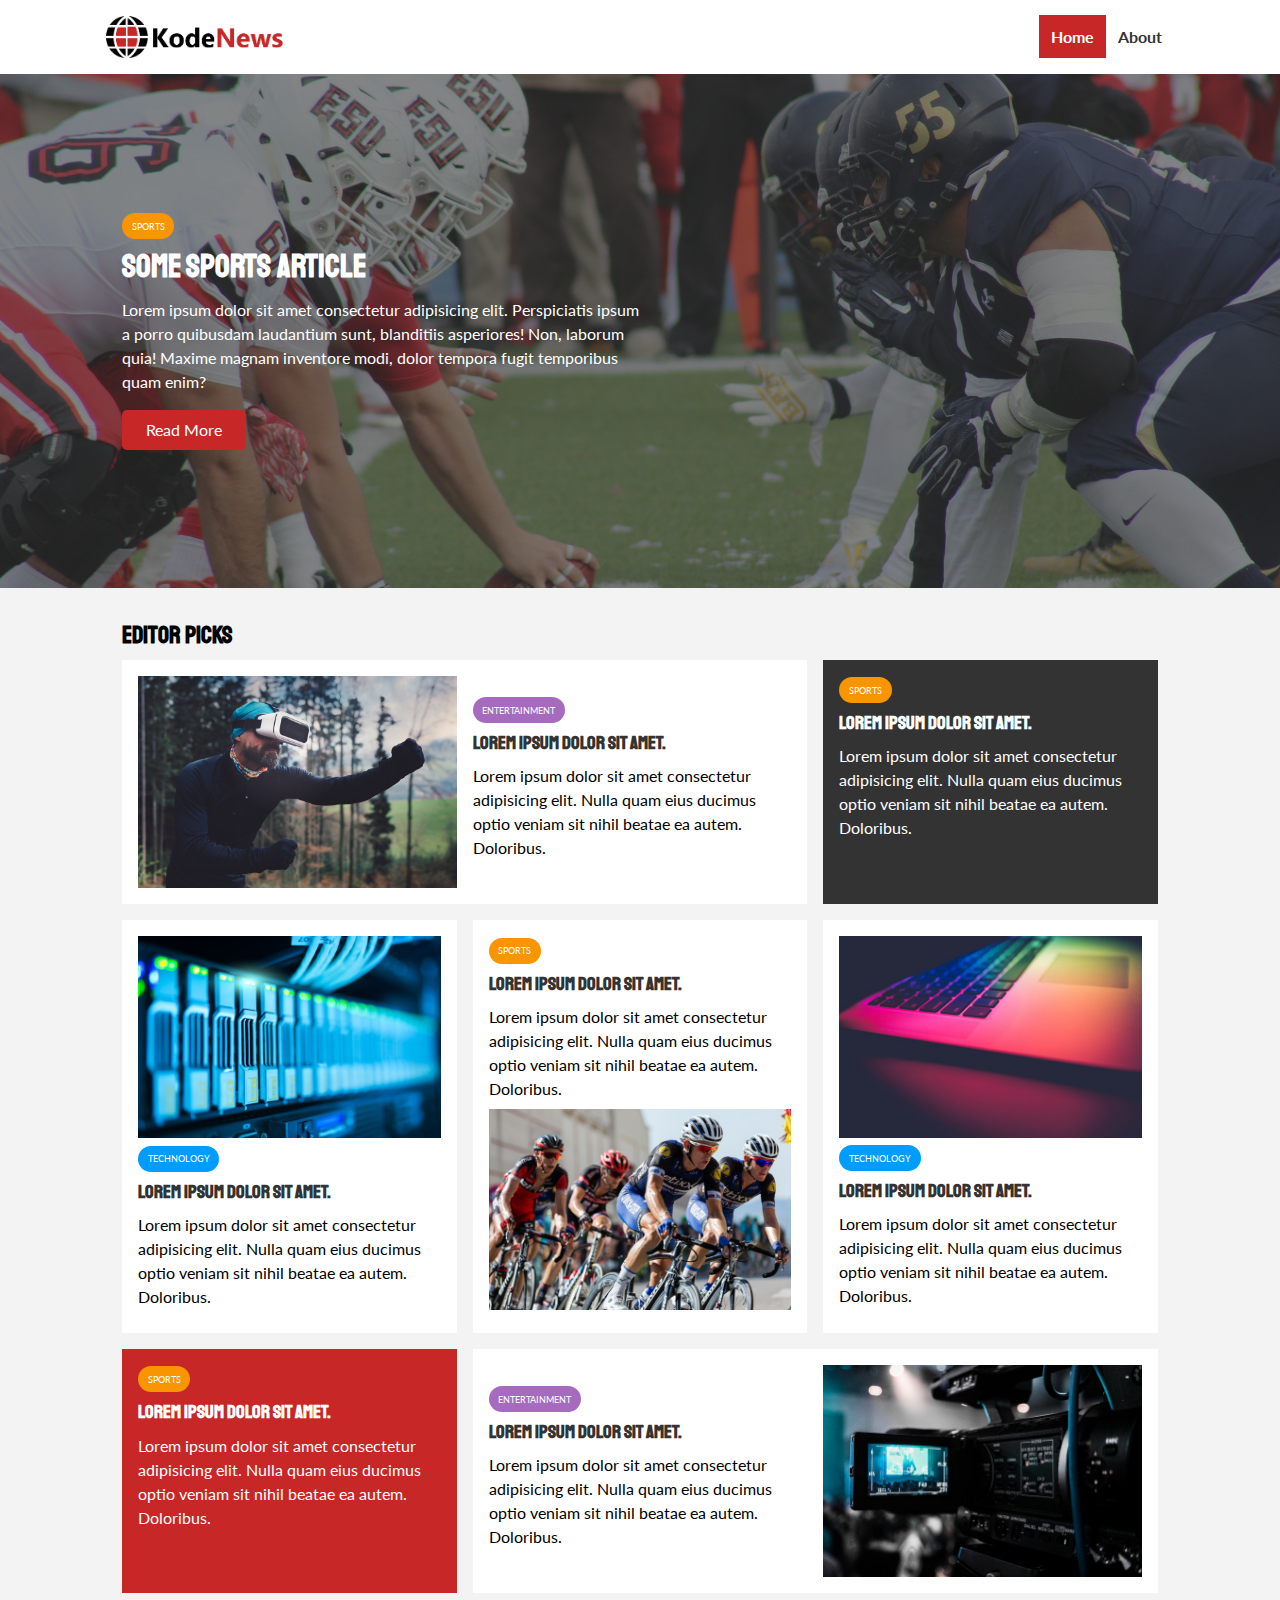
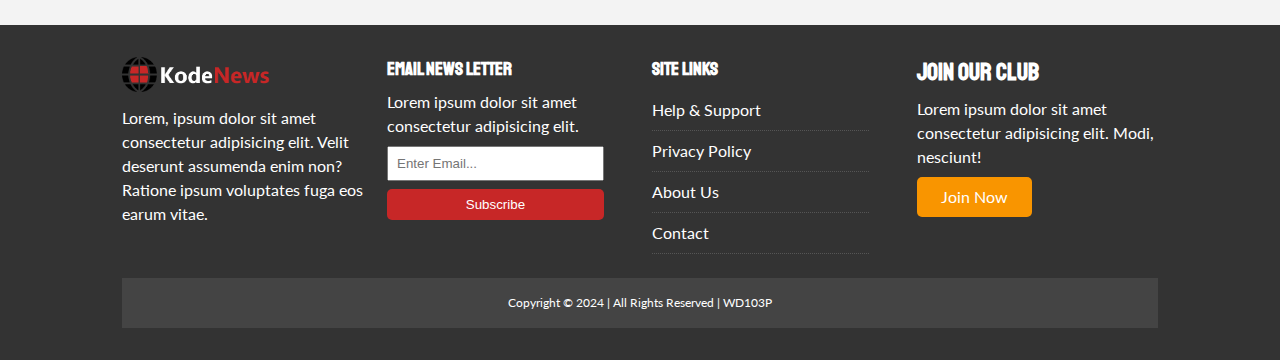
<file: index.html>
<!DOCTYPE html>
<html lang="en">
  <head>
    <meta charset="UTF-8" />
    <meta name="viewport" content="width=device-width, initial-scale=1.0" />
    <link
      rel="stylesheet"
      href="https://cdnjs.cloudflare.com/ajax/libs/font-awesome/6.5.2/css/all.min.css"
      integrity="sha512-SnH5WK+bZxgPHs44uWIX+LLJAJ9/2PkPKZ5QiAj6Ta86w+fsb2TkcmfRyVX3pBnMFcV7oQPJkl9QevSCWr3W6A=="
      crossorigin="anonymous"
      referrerpolicy="no-referrer"
    />
    <link
      href="https://fonts.googleapis.com/css?family=Lato|Staatliches"
      rel="stylesheet"
    />
    <link rel="stylesheet" href="./css/style.css" />
    <link
      rel="stylesheet"
      media="screen and (max-width: 768px)"
      href="./css/mobile.css"
    />
    <link rel="shortcut icon" href="favicon.ico" type="image/x-icon" />
    <title>KodeNews | Latest News</title>
  </head>
  <body>
    <nav id="main-nav">
      <div class="container">
        <img src="./img/logo.png" alt="KodeNews Logo" class="logo" />
        <div class="social">
          <a href="http://facebook.com" target="_blank"
            ><i class="fab fa-facebook fa-2x"></i
          ></a>
          <a href="http://twitter.com" target="_blank"
            ><i class="fab fa-twitter fa-2x"></i
          ></a>
          <a href="http://instagram.com" target="_blank"
            ><i class="fab fa-instagram fa-2x"></i
          ></a>
          <a href="http://youtube.com" target="_blank"
            ><i class="fab fa-youtube fa-2x"></i
          ></a>
        </div>

        <ul>
          <li><a href="index.html" class="current">Home</a></li>
          <li><a href="about.html">About</a></li>
        </ul>
      </div>
    </nav>

    <!-- Showcase -->
    <header id="showcase">
      <div class="container">
        <div class="showcase-container">
          <div class="showcase-content">
            <div class="category category-sports">Sports</div>
            <h1>Some Sports Article</h1>
            <p>
              Lorem ipsum dolor sit amet consectetur adipisicing elit.
              Perspiciatis ipsum a porro quibusdam laudantium sunt, blanditiis
              asperiores! Non, laborum quia! Maxime magnam inventore modi, dolor
              tempora fugit temporibus quam enim?
            </p>
            <a href="article.html" class="btn btn-primary">Read More</a>
          </div>
        </div>
      </div>
    </header>

    <!-- Home Articles -->
    <section id="home-articles" class="py-2">
      <div class="container">
        <h2>Editor Picks</h2>
        <div class="articles-container">
          <!-- article1 -->
          <article class="card">
            <!-- it will be a grid container -->
            <img src="./img/articles/ent1.jpg" alt="ent1 pic" />
            <!-- one grid item -->
            <div>
              <div class="category category-ent">Entertainment</div>
              <h3><a href="article.html">Lorem ipsum dolor sit amet.</a></h3>
              <p>
                Lorem ipsum dolor sit amet consectetur adipisicing elit. Nulla
                quam eius ducimus optio veniam sit nihil beatae ea autem.
                Doloribus.
              </p>
            </div>
          </article>

          <!-- article2 -->
          <article class="card bg-dark">
            <div class="category category-sports">Sports</div>
            <h3><a href="article.html">Lorem ipsum dolor sit amet.</a></h3>
            <p>
              Lorem ipsum dolor sit amet consectetur adipisicing elit. Nulla
              quam eius ducimus optio veniam sit nihil beatae ea autem.
              Doloribus.
            </p>
          </article>

          <!-- article3 -->
          <article class="card">
            <img src="./img/articles/tech1.jpg" alt="tech1 pic" />
            <div class="category category-tech">Technology</div>
            <h3><a href="article.html">Lorem ipsum dolor sit amet.</a></h3>
            <p>
              Lorem ipsum dolor sit amet consectetur adipisicing elit. Nulla
              quam eius ducimus optio veniam sit nihil beatae ea autem.
              Doloribus.
            </p>
          </article>

          <!-- article4 -->
          <article class="card">
            <div class="category category-sports">Sports</div>
            <h3><a href="article.html">Lorem ipsum dolor sit amet.</a></h3>
            <p>
              Lorem ipsum dolor sit amet consectetur adipisicing elit. Nulla
              quam eius ducimus optio veniam sit nihil beatae ea autem.
              Doloribus.
            </p>
            <img src="./img/articles/sports1.jpg" alt="sports1 pic" />
          </article>

          <!-- article5 -->
          <article class="card">
            <img src="./img/articles/tech2.jpg" alt="tech1 pic" />
            <div class="category category-tech">Technology</div>
            <h3><a href="article.html">Lorem ipsum dolor sit amet.</a></h3>
            <p>
              Lorem ipsum dolor sit amet consectetur adipisicing elit. Nulla
              quam eius ducimus optio veniam sit nihil beatae ea autem.
              Doloribus.
            </p>
          </article>

          <!-- article6 -->
          <article class="card bg-primary">
            <div class="category category-sports">Sports</div>
            <h3><a href="article.html">Lorem ipsum dolor sit amet.</a></h3>
            <p>
              Lorem ipsum dolor sit amet consectetur adipisicing elit. Nulla
              quam eius ducimus optio veniam sit nihil beatae ea autem.
              Doloribus.
            </p>
          </article>

          <!-- article7 -->
          <article class="card">
            <div>
              <div class="category category-ent">Entertainment</div>
              <h3><a href="article.html">Lorem ipsum dolor sit amet.</a></h3>
              <p>
                Lorem ipsum dolor sit amet consectetur adipisicing elit. Nulla
                quam eius ducimus optio veniam sit nihil beatae ea autem.
                Doloribus.
              </p>
            </div>
            <img src="./img/articles/ent2.jpg" alt="ent2 pic" />
          </article>
        </div>
      </div>
    </section>

    <!-- Footer -->
    <footer id="main-footer" class="py-2">
      <div class="container footer-container">
        <div>
          <img src="./img/logo_light.png" alt="Light logo of Kode News" />
          <p>
            Lorem, ipsum dolor sit amet consectetur adipisicing elit. Velit
            deserunt assumenda enim non? Ratione ipsum voluptates fuga eos earum
            vitae.
          </p>
        </div>

        <!-- 2nd column -->
        <div>
          <h3>Email News Letter</h3>
          <p>Lorem ipsum dolor sit amet consectetur adipisicing elit.</p>
          <form>
            <input type="email" placeholder="Enter Email..." />
            <input type="submit" value="Subscribe" class="btn btn-primary" />
          </form>
        </div>

        <!-- 3rd column -->
        <div>
          <h3>Site Links</h3>
          <ul class="list">
            <li><a href="#">Help & Support</a></li>
            <li><a href="#">Privacy Policy</a></li>
            <li><a href="#">About Us</a></li>
            <li><a href="#">Contact</a></li>
          </ul>
        </div>

        <!-- 4th column -->
        <div>
          <h2>Join Our Club</h2>
          <p>
            Lorem ipsum dolor sit amet consectetur adipisicing elit. Modi,
            nesciunt!
          </p>
          <a href="#" class="btn btn-secondary">Join Now</a>
        </div>

        <!-- pangmalakasan -->
        <div>
          <p>Copyright &copy; 2024 | All Rights Reserved | WD103P</p>
        </div>
      </div>
    </footer>
  </body>
</html>
</file>
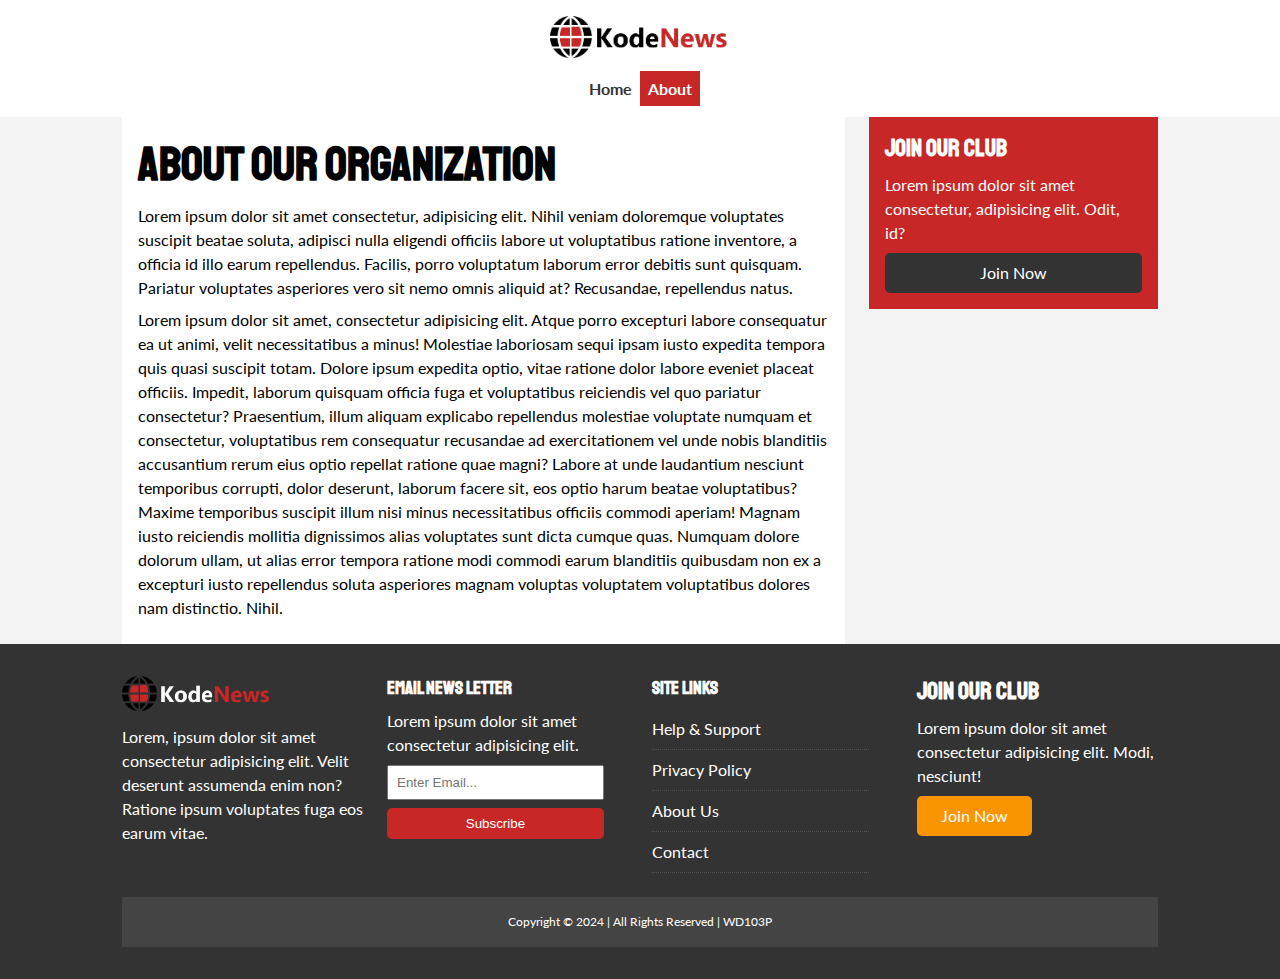
<file: about.html>
<!DOCTYPE html>
<html lang="en">
  <head>
    <meta charset="UTF-8" />
    <meta name="viewport" content="width=device-width, initial-scale=1.0" />
    <link
      rel="stylesheet"
      href="https://cdnjs.cloudflare.com/ajax/libs/font-awesome/6.5.2/css/all.min.css"
      integrity="sha512-SnH5WK+bZxgPHs44uWIX+LLJAJ9/2PkPKZ5QiAj6Ta86w+fsb2TkcmfRyVX3pBnMFcV7oQPJkl9QevSCWr3W6A=="
      crossorigin="anonymous"
      referrerpolicy="no-referrer"
    />
    <link
      href="https://fonts.googleapis.com/css?family=Lato|Staatliches"
      rel="stylesheet"
    />
    <link rel="stylesheet" href="./css/style.css" />
    <link rel="stylesheet" href="./css/mobile.css" />
    <link rel="shortcut icon" href="favicon.ico" type="image/x-icon" />
    <title>KodeNews | Latest News</title>
  </head>
  <body>
    <nav id="main-nav">
      <div class="container">
        <img src="./img/logo.png" alt="KodeNews Logo" class="logo" />
        <div class="social">
          <a href="http://facebook.com" target="_blank"
            ><i class="fab fa-facebook fa-2x"></i
          ></a>
          <a href="http://twitter.com" target="_blank"
            ><i class="fab fa-twitter fa-2x"></i
          ></a>
          <a href="http://instagram.com" target="_blank"
            ><i class="fab fa-instagram fa-2x"></i
          ></a>
          <a href="http://youtube.com" target="_blank"
            ><i class="fab fa-youtube fa-2x"></i
          ></a>
        </div>

        <ul>
          <li><a href="index.html">Home</a></li>
          <li><a href="about.html" class="current">About</a></li>
        </ul>
      </div>
    </nav>

    <!-- About Page -->
    <section id="about">
      <div class="container">
        <div class="page-container">
          <article class="card">
            <h1 class="l-heading">About Our Organization</h1>
            <p>
              Lorem ipsum dolor sit amet consectetur, adipisicing elit. Nihil
              veniam doloremque voluptates suscipit beatae soluta, adipisci
              nulla eligendi officiis labore ut voluptatibus ratione inventore,
              a officia id illo earum repellendus. Facilis, porro voluptatum
              laborum error debitis sunt quisquam. Pariatur voluptates
              asperiores vero sit nemo omnis aliquid at? Recusandae, repellendus
              natus.
            </p>
            <p>
              Lorem ipsum dolor sit amet, consectetur adipisicing elit. Atque
              porro excepturi labore consequatur ea ut animi, velit
              necessitatibus a minus! Molestiae laboriosam sequi ipsam iusto
              expedita tempora quis quasi suscipit totam. Dolore ipsum expedita
              optio, vitae ratione dolor labore eveniet placeat officiis.
              Impedit, laborum quisquam officia fuga et voluptatibus reiciendis
              vel quo pariatur consectetur? Praesentium, illum aliquam explicabo
              repellendus molestiae voluptate numquam et consectetur,
              voluptatibus rem consequatur recusandae ad exercitationem vel unde
              nobis blanditiis accusantium rerum eius optio repellat ratione
              quae magni? Labore at unde laudantium nesciunt temporibus
              corrupti, dolor deserunt, laborum facere sit, eos optio harum
              beatae voluptatibus? Maxime temporibus suscipit illum nisi minus
              necessitatibus officiis commodi aperiam! Magnam iusto reiciendis
              mollitia dignissimos alias voluptates sunt dicta cumque quas.
              Numquam dolore dolorum ullam, ut alias error tempora ratione modi
              commodi earum blanditiis quibusdam non ex a excepturi iusto
              repellendus soluta asperiores magnam voluptas voluptatem
              voluptatibus dolores nam distinctio. Nihil.
            </p>
          </article>
          <aside class="card bg-primary">
            <h2>Join Our Club</h2>
            <p>
              Lorem ipsum dolor sit amet consectetur, adipisicing elit. Odit,
              id?
            </p>
            <a href="#" class="btn btn-dark btn-block">Join Now</a>
          </aside>
        </div>
      </div>
    </section>

    <!-- Footer -->
    <footer id="main-footer" class="py-2">
      <div class="container footer-container">
        <div>
          <img src="./img/logo_light.png" alt="Light logo of Kode News" />
          <p>
            Lorem, ipsum dolor sit amet consectetur adipisicing elit. Velit
            deserunt assumenda enim non? Ratione ipsum voluptates fuga eos earum
            vitae.
          </p>
        </div>

        <!-- 2nd column -->
        <div>
          <h3>Email News Letter</h3>
          <p>Lorem ipsum dolor sit amet consectetur adipisicing elit.</p>
          <form>
            <input type="email" placeholder="Enter Email..." />
            <input type="submit" value="Subscribe" class="btn btn-primary" />
          </form>
        </div>

        <!-- 3rd column -->
        <div>
          <h3>Site Links</h3>
          <ul class="list">
            <li><a href="#">Help & Support</a></li>
            <li><a href="#">Privacy Policy</a></li>
            <li><a href="#">About Us</a></li>
            <li><a href="#">Contact</a></li>
          </ul>
        </div>

        <!-- 4th column -->
        <div>
          <h2>Join Our Club</h2>
          <p>
            Lorem ipsum dolor sit amet consectetur adipisicing elit. Modi,
            nesciunt!
          </p>
          <a href="#" class="btn btn-secondary">Join Now</a>
        </div>

        <!-- pangmalakasan -->
        <div>
          <p>Copyright &copy; 2024 | All Rights Reserved | WD103P</p>
        </div>
      </div>
    </footer>
  </body>
</html>
</file>
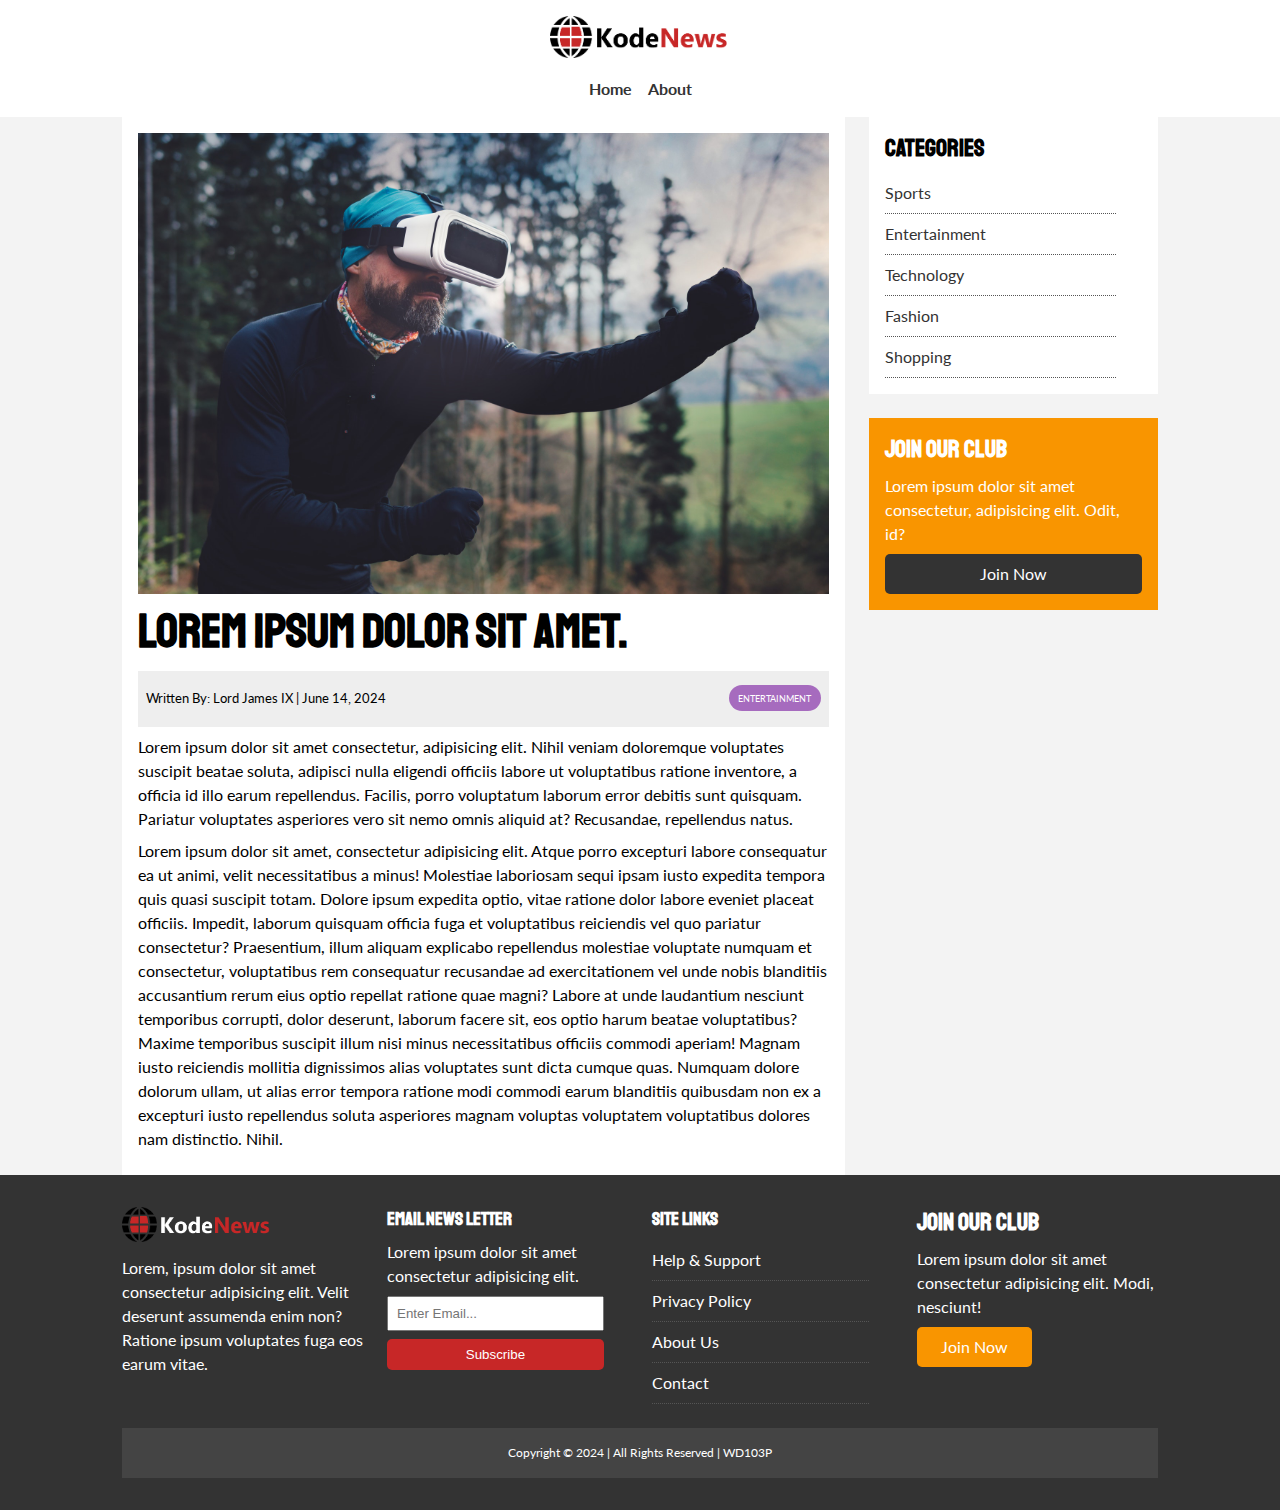
<file: article.html>
<!DOCTYPE html>
<html lang="en">
  <head>
    <meta charset="UTF-8" />
    <meta name="viewport" content="width=device-width, initial-scale=1.0" />
    <link
      rel="stylesheet"
      href="https://cdnjs.cloudflare.com/ajax/libs/font-awesome/6.5.2/css/all.min.css"
      integrity="sha512-SnH5WK+bZxgPHs44uWIX+LLJAJ9/2PkPKZ5QiAj6Ta86w+fsb2TkcmfRyVX3pBnMFcV7oQPJkl9QevSCWr3W6A=="
      crossorigin="anonymous"
      referrerpolicy="no-referrer"
    />
    <link
      href="https://fonts.googleapis.com/css?family=Lato|Staatliches"
      rel="stylesheet"
    />
    <link rel="stylesheet" href="./css/style.css" />
    <link rel="stylesheet" href="./css/mobile.css" />
    <link rel="shortcut icon" href="favicon.ico" type="image/x-icon" />
    <title>KodeNews | Latest News</title>
  </head>
  <body>
    <nav id="main-nav">
      <div class="container">
        <img src="./img/logo.png" alt="KodeNews Logo" class="logo" />
        <div class="social">
          <a href="http://facebook.com" target="_blank"
            ><i class="fab fa-facebook fa-2x"></i
          ></a>
          <a href="http://twitter.com" target="_blank"
            ><i class="fab fa-twitter fa-2x"></i
          ></a>
          <a href="http://instagram.com" target="_blank"
            ><i class="fab fa-instagram fa-2x"></i
          ></a>
          <a href="http://youtube.com" target="_blank"
            ><i class="fab fa-youtube fa-2x"></i
          ></a>
        </div>

        <ul>
          <li><a href="index.html">Home</a></li>
          <li><a href="about.html">About</a></li>
        </ul>
      </div>
    </nav>

    <!-- About Article -->
    <section id="article">
      <div class="container">
        <div class="page-container">
          <article class="card">
            <img src="./img/articles/ent1.jpg" alt="ent1 picture" />
            <h1 class="l-heading">Lorem ipsum dolor sit amet.</h1>
            <div class="meta">
              <small>
                <i class="fas fa-user"></i>
                  Written By: Lord James IX | June 14, 2024</i
                >
              </small>
              <div class="category category-ent">Entertainment</div>
            </div>
            <p>
              Lorem ipsum dolor sit amet consectetur, adipisicing elit. Nihil
              veniam doloremque voluptates suscipit beatae soluta, adipisci
              nulla eligendi officiis labore ut voluptatibus ratione inventore,
              a officia id illo earum repellendus. Facilis, porro voluptatum
              laborum error debitis sunt quisquam. Pariatur voluptates
              asperiores vero sit nemo omnis aliquid at? Recusandae, repellendus
              natus.
            </p>
            <p>
              Lorem ipsum dolor sit amet, consectetur adipisicing elit. Atque
              porro excepturi labore consequatur ea ut animi, velit
              necessitatibus a minus! Molestiae laboriosam sequi ipsam iusto
              expedita tempora quis quasi suscipit totam. Dolore ipsum expedita
              optio, vitae ratione dolor labore eveniet placeat officiis.
              Impedit, laborum quisquam officia fuga et voluptatibus reiciendis
              vel quo pariatur consectetur? Praesentium, illum aliquam explicabo
              repellendus molestiae voluptate numquam et consectetur,
              voluptatibus rem consequatur recusandae ad exercitationem vel unde
              nobis blanditiis accusantium rerum eius optio repellat ratione
              quae magni? Labore at unde laudantium nesciunt temporibus
              corrupti, dolor deserunt, laborum facere sit, eos optio harum
              beatae voluptatibus? Maxime temporibus suscipit illum nisi minus
              necessitatibus officiis commodi aperiam! Magnam iusto reiciendis
              mollitia dignissimos alias voluptates sunt dicta cumque quas.
              Numquam dolore dolorum ullam, ut alias error tempora ratione modi
              commodi earum blanditiis quibusdam non ex a excepturi iusto
              repellendus soluta asperiores magnam voluptas voluptatem
              voluptatibus dolores nam distinctio. Nihil.
            </p>
          </article>

          <aside id="categories" class="card">
            <h2>Categories</h2>
            <ul class="list">
              <li>
                <a href="#"><i class="fas fa-chevron-right"></i> Sports</a>
              </li>
              <li>
                <a href="#"
                  ><i class="fas fa-chevron-right"></i> Entertainment</a
                >
              </li>
              <li>
                <a href="#"><i class="fas fa-chevron-right"></i> Technology</a>
              </li>
              <li>
                <a href="#"><i class="fas fa-chevron-right"></i> Fashion</a>
              </li>
              <li>
                <a href="#"><i class="fas fa-chevron-right"></i> Shopping</a>
              </li>
            </ul>
          </aside>
          <aside class="card bg-secondary">
            <h2>Join Our Club</h2>
            <p>
              Lorem ipsum dolor sit amet consectetur, adipisicing elit. Odit,
              id?
            </p>
            <a href="#" class="btn btn-dark btn-block">Join Now</a>
          </aside>
        </div>
      </div>
    </section>

    <!-- Footer -->
    <footer id="main-footer" class="py-2">
      <div class="container footer-container">
        <div>
          <img src="./img/logo_light.png" alt="Light logo of Kode News" />
          <p>
            Lorem, ipsum dolor sit amet consectetur adipisicing elit. Velit
            deserunt assumenda enim non? Ratione ipsum voluptates fuga eos earum
            vitae.
          </p>
        </div>

        <!-- 2nd column -->
        <div>
          <h3>Email News Letter</h3>
          <p>Lorem ipsum dolor sit amet consectetur adipisicing elit.</p>
          <form>
            <input type="email" placeholder="Enter Email..." />
            <input type="submit" value="Subscribe" class="btn btn-primary" />
          </form>
        </div>

        <!-- 3rd column -->
        <div>
          <h3>Site Links</h3>
          <ul class="list">
            <li><a href="#">Help & Support</a></li>
            <li><a href="#">Privacy Policy</a></li>
            <li><a href="#">About Us</a></li>
            <li><a href="#">Contact</a></li>
          </ul>
        </div>

        <!-- 4th column -->
        <div>
          <h2>Join Our Club</h2>
          <p>
            Lorem ipsum dolor sit amet consectetur adipisicing elit. Modi,
            nesciunt!
          </p>
          <a href="#" class="btn btn-secondary">Join Now</a>
        </div>

        <!-- pangmalakasan -->
        <div>
          <p>Copyright &copy; 2024 | All Rights Reserved | WD103P</p>
        </div>
      </div>
    </footer>
  </body>
</html>
</file>
<file: css/style.css>
:root {
  --primary-color: #c72727;
  --secondary-color: #f99500;
  --light-color: #f3f3f3;
  --dark-color: #333;
  --max-width: 1100px;
}

.category {
  --sports-color: #f99500;
  --ent-color: #a66bbe;
  --tech-color: #009cff;
}

* {
  margin: 0;
  padding: 0;
  box-sizing: border-box;
}

body {
  font-family: "Lato", sans-serif;
  line-height: 1.5;
  background: var(--light-color);
}

a {
  color: #333;
  text-decoration: none;
}

ul {
  list-style: none;
}

p {
  margin: 0.5rem 0;
}

img {
  width: 100%;
}

h1,
h2,
h3,
h4,
h5,
h6 {
  font-family: "Staatliches", cursive;
  margin-bottom: 0.55rem;
  line-height: 1.3;
}

/* Utility */
.container {
  max-width: var(--max-width);
  margin: auto;
  padding: 0 2rem;
  overflow: hidden;
}

.category {
  display: inline-block;
  color: #fff;
  font-size: 0.55rem;
  text-transform: uppercase;
  padding: 0.4rem 0.6rem;
  border-radius: 15px;
  margin-bottom: 0.5rem;
}

.category-sports {
  background: var(--sports-color);
}

.category-ent {
  background: var(--ent-color);
}

.category-tech {
  background: var(--tech-color);
}

.btn {
  display: inline-block;
  border: none;
  background: var(--dark-color);
  color: #fff;
  padding: 0.5rem 1.5rem;
  border-radius: 5px;
}

.btn-light {
  background: var(--light-color);
}

.btn-primary {
  background: var(--primary-color);
}

.btn-secondary {
  background: var(--secondary-color);
}

.btn-block {
  display: block;
  width: 100%;
  text-align: center;
}

.card {
  background: #fff;
  padding: 1rem;
}

.bg-dark {
  background: var(--dark-color);
  color: #fff;
}

.bg-primary {
  background: var(--primary-color);
  color: #fff;
}

.bg-secondary {
  background: var(--secondary-color);
  color: #fff;
}

.py-1 {
  padding: 1.5rem 0;
}
.py-2 {
  padding: 2rem 0;
}
.py-3 {
  padding: 3rem 0;
}
.p-1 {
  padding: 1.5rem;
}
.p-2 {
  padding: 2rem;
}
.p-3 {
  padding: 3rem 0;
}

.bg-dark h1,
.bg-dark h2,
.bg-dark h3,
.bg-dark a,
.bg-primary h1,
.bg-primary h2,
.bg-primary h3,
.bg-primary a,
.bg-secondary h1,
.bg-secondary h2,
.bg-secondary h3,
.bg-secondary a {
  color: #fff;
}
/* Navigation */
#main-nav {
  background: #fff;
  position: sticky;
  top: 0;
  z-index: 2;
}

#main-nav .container {
  display: grid;
  grid-template-columns: 6fr 3fr 2fr;
  padding: 1rem;
  align-items: center;
}

#main-nav .logo {
  width: 180px;
}

#main-nav ul {
  justify-self: end;
  display: flex;
}

#main-nav ul li a {
  padding: 0.75rem;
  font-weight: bold;
}

#main-nav ul li a.current {
  background: var(--primary-color);
  color: #fff;
}

#main-nav ul li a:hover {
  background: var(--light-color);
  color: var(--dark-color);
}

#main-nav .social {
  justify-self: center;
}

#main-nav .social i {
  color: #777;
  margin-right: 0.5rem;
}

/* Showcase */
#showcase {
  color: #fff;
  background: #333;
  padding: 2rem;
  position: relative;
}

#showcase:before {
  content: "";
  background: url("../img/featured.jpg") no-repeat center center/cover;
  position: absolute;
  top: 0;
  left: 0;
  width: 100%;
  height: 100%;
  opacity: 0.4;
}

#showcase .showcase-container {
  display: grid;
  grid-template-columns: repeat(2, 1fr);
  justify-content: center;
  align-items: center;
  height: 50vh;
}

#showcase .showcase-content {
  z-index: 1;
}

#showcase .showcase-content p {
  margin-bottom: 1rem;
}

/* Home Articles */
#home-articles .articles-container {
  display: grid;
  grid-template-columns: repeat(3, 1fr);
  grid-gap: 1rem;
}

#home-articles .articles-container > *:first-child,
#home-articles .articles-container > *:last-child {
  display: grid;
  grid-template-columns: repeat(2, 1fr);
  grid-gap: 1rem;
  align-items: center;
  grid-column: 1 / span 2;
}

#home-articles .articles-container > *:last-child {
  grid-column: 2 / span 2;
}

/* Inner Page Grid Container */
.page-container {
  display: grid;
  grid-template-columns: 5fr 2fr;
  grid-gap: 1.5rem;
}

.page-container > *:first-child {
  grid-row: 1 / span 3;
}

.l-heading {
  font-size: 3rem;
}

#article .meta {
  display: flex;
  justify-content: space-between;
  align-items: center;
  background: #eee;
  padding: 0.5rem;
}

#article .meta .category {
  margin-top: 0.4rem;
}

/* Footer */
#main-footer {
  background: var(--dark-color);
  color: #fff;
}

#main-footer img {
  width: 150px;
}

#main-footer a {
  color: #fff;
}

#main-footer .footer-container {
  display: grid;
  grid-template-columns: repeat(4, 1fr);
  grid-gap: 1.5rem;
}

#main-footer .footer-container > *:last-child {
  background: #444;
  grid-column: 1 / span 4;
  padding: 0.5rem;
  text-align: center;
  font-size: 0.75rem;
}

#main-footer .footer-container input[type="email"] {
  width: 90%;
  padding: 0.5rem;
  margin-bottom: 0.5rem;
}

#main-footer .footer-container input[type="submit"] {
  width: 90%;
}

.list li {
  padding: 0.5rem 0;
  border-bottom: #555 dotted 1px;
  width: 90%;
}

.list li a:hover {
  color: var(--primary-color) !important;
}
</file>
<file: css/mobile.css>
/* Navigation - tatanggalin yung social icons */
#main-nav .social {
  display: none;
}

#main-nav .container {
  grid-template-columns: 1fr;
  grid-gap: 1.2rem;
}

#main-nav ul,
#main-nav .logo {
  justify-self: center;
}

#main-nav ul li a {
  padding: 0.5rem;
}

/* gagawin natin syang 2 columns */
#home-articles .articles-container {
  grid-template-columns: repeat(2, 1fr);
}

#home-articles .articles-container > *:first-child,
#home-articles .articles-container > *:last-child {
  grid-template-columns: 1fr;
  grid-column: 1;
}

@media (max-width: 600px) {
  /* Stack Grid Items */
  #showcase .showcase-container,
  #home-articles .articles-container,
  #main-footer .footer-container {
    grid-template-columns: 1fr;
  }

  #main-footer .footer-container > *:last-child {
    grid-column: 1;
  }

  #main-footer .footer-container > *:first-child,
  #main-footer .footer-container > *:nth-child(2) {
    border-bottom: #444 dotted 1px;
    padding-bottom: 1rem;
  }

  .page-container {
    grid-template-columns: 1fr;
    text-align: center;
  }

  .page-container > *:first-child {
    grid-row: 1;
  }

  .l-heading {
    font-size: 2rem;
  }
}
</file>
